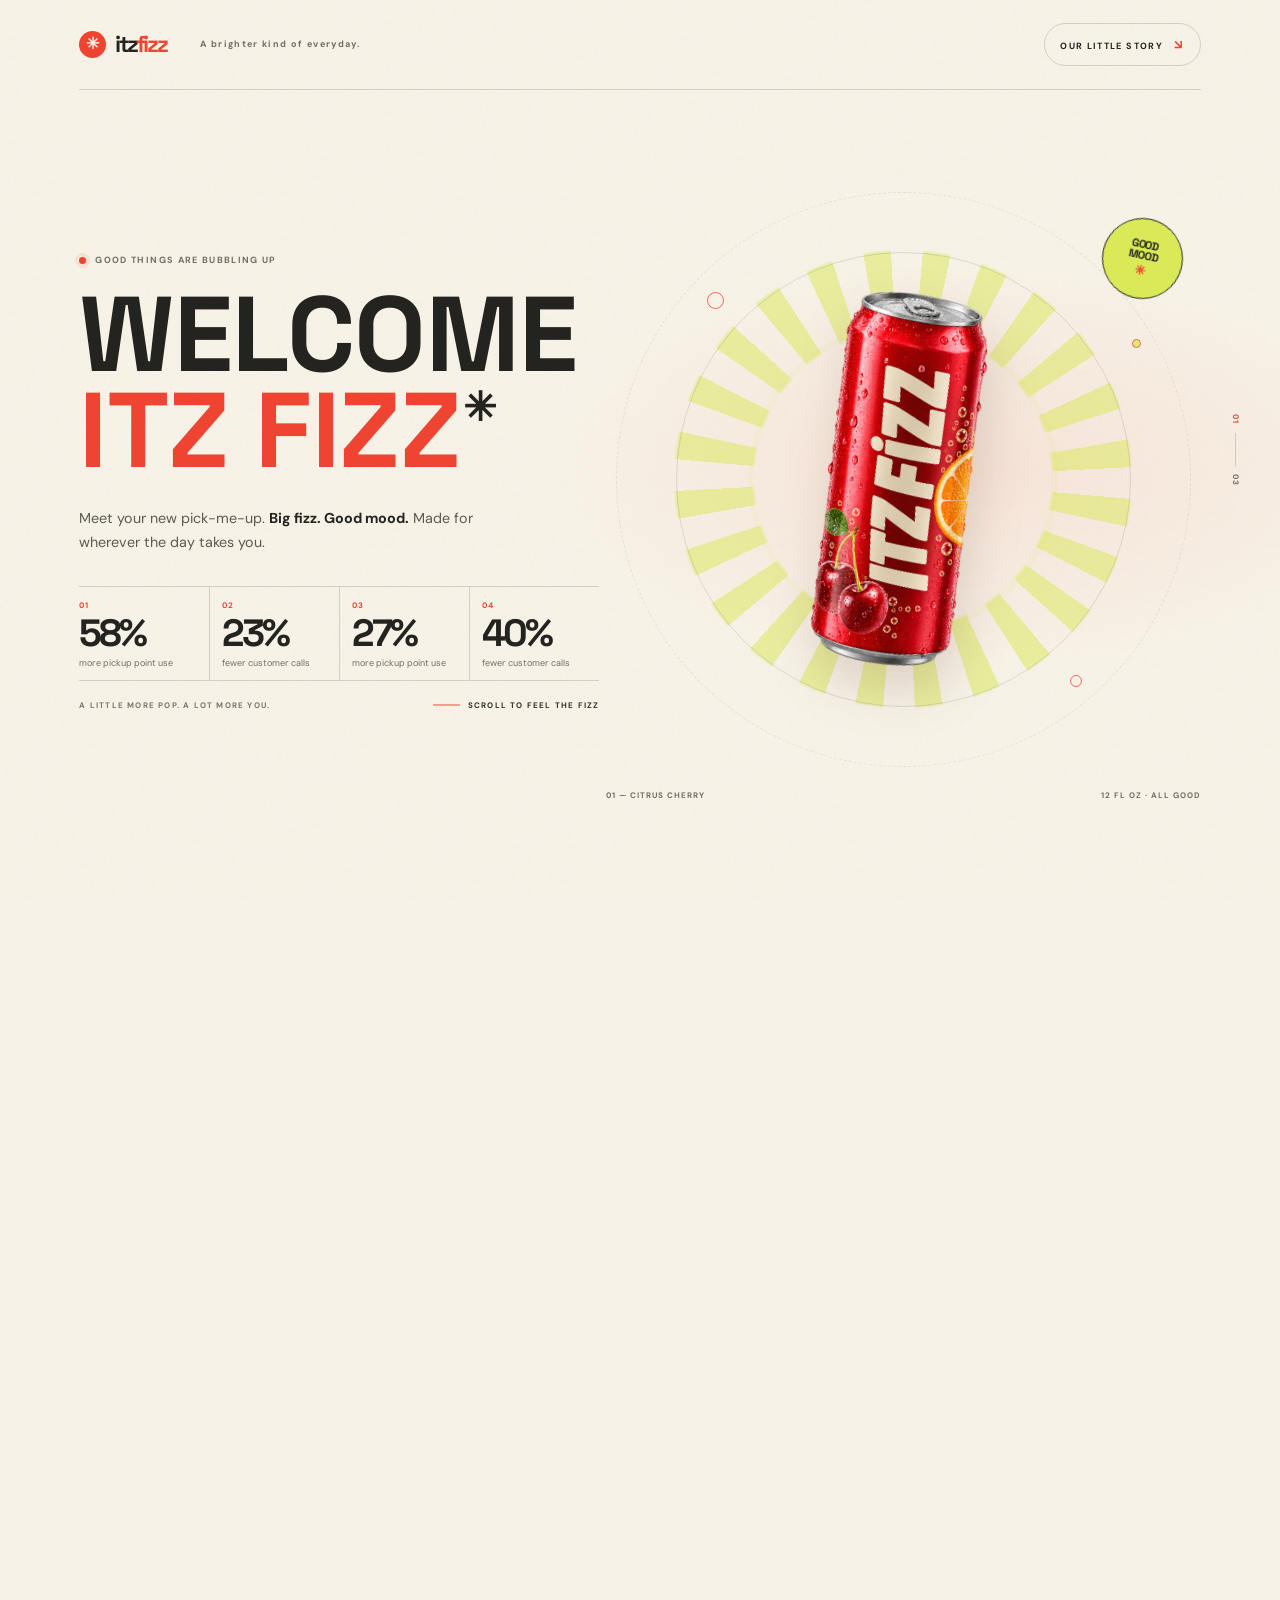
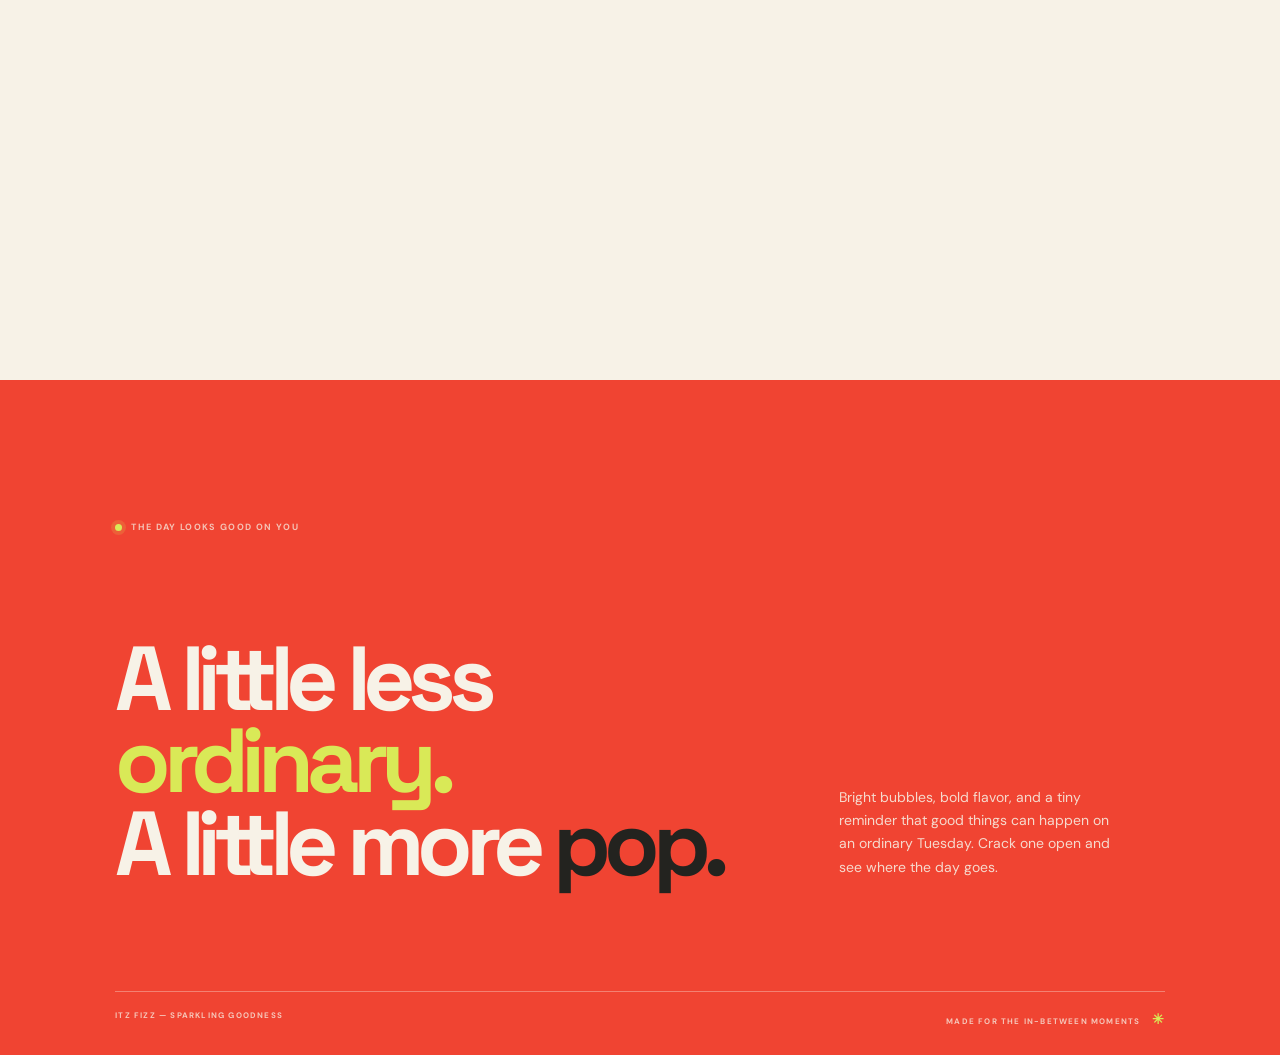
<file: index.html>
<!DOCTYPE html><!--SbP3EvoFDRp2PXCHOekfl--><html lang="en"><head><meta charSet="utf-8"/><meta name="viewport" content="width=device-width, initial-scale=1"/><link rel="preload" as="image" href="/itz-fizz-can.png" fetchPriority="high"/><link rel="stylesheet" href="/_next/static/css/4e2bdcbabe7fb3f8.css" data-precedence="next"/><link rel="preload" as="script" fetchPriority="low" href="/_next/static/chunks/webpack-8003a4f9bb822009.js"/><script src="/_next/static/chunks/b3fc3fd6-4a11c752b4dd8914.js" async=""></script><script src="/_next/static/chunks/345-07077d5db2093359.js" async=""></script><script src="/_next/static/chunks/main-app-b590830e2e926fc8.js" async=""></script><script src="/_next/static/chunks/04763798-9db7689aba60978c.js" async=""></script><script src="/_next/static/chunks/368-9420d4982aa0e9e6.js" async=""></script><script src="/_next/static/chunks/app/page-6384b0aafb9b4107.js" async=""></script><meta name="theme-color" content="#f7f2e7"/><title>Itz Fizz — A little more pop.</title><meta name="description" content="Cold fizz. Bright mood. Follow the pop with Itz Fizz."/><link rel="icon" href="/icon.svg?9b8672b2350c0f46" type="image/svg+xml" sizes="any"/><script src="/_next/static/chunks/polyfills-42372ed130431b0a.js" noModule=""></script></head><body><div hidden=""><!--$--><!--/$--></div><main><section class="hero-section" aria-labelledby="hero-title"><div class="hero-grain" aria-hidden="true"></div><header class="site-header"><a href="#top" class="wordmark" aria-label="Itz Fizz home"><span class="wordmark-spark" aria-hidden="true">✳</span><span>itz<span class="wordmark-accent">fizz</span></span></a><p class="header-note">A brighter kind of everyday.</p><a class="header-link" href="#story">OUR LITTLE STORY <span aria-hidden="true">↘</span></a></header><div class="hero-grid" id="top"><div class="hero-copy"><p class="eyebrow" data-intro="eyebrow"><span class="eyebrow-dot"></span> GOOD THINGS ARE BUBBLING UP</p><h1 id="hero-title" class="hero-title" aria-label="Welcome Itz Fizz"><span class="title-mask"><span data-intro="title">WELCOME</span></span><span class="title-mask title-second"><span data-intro="title">ITZ FIZZ<span class="title-spark">✳</span></span></span></h1><p class="hero-description" data-intro="copy">Meet your new pick-me-up. <strong>Big fizz. Good mood.</strong> Made for wherever the day takes you.</p><div class="metrics" aria-label="Itz Fizz impact statistics"><article class="metric" data-stat="true"><span class="metric-index">0<!-- -->1</span><strong class="metric-value">58%</strong><span class="metric-description">more pickup point use</span></article><article class="metric" data-stat="true"><span class="metric-index">0<!-- -->2</span><strong class="metric-value">23%</strong><span class="metric-description">fewer customer calls</span></article><article class="metric" data-stat="true"><span class="metric-index">0<!-- -->3</span><strong class="metric-value">27%</strong><span class="metric-description">more pickup point use</span></article><article class="metric" data-stat="true"><span class="metric-index">0<!-- -->4</span><strong class="metric-value">40%</strong><span class="metric-description">fewer customer calls</span></article></div><div class="hero-footer" data-intro="footer"><span class="fineprint">A LITTLE MORE POP. A LOT MORE YOU.</span><span class="scroll-note"><span class="scroll-line"></span> SCROLL TO FEEL THE FIZZ</span></div></div><div class="product-stage" aria-label="A can of Itz Fizz sparkling soda"><div class="sunburst" aria-hidden="true"></div><span class="orbit orbit-one" aria-hidden="true"></span><span class="orbit orbit-two" aria-hidden="true"></span><div class="particle-field" aria-hidden="true"><span class="fizz-particle fizz-particle-1"></span><span class="fizz-particle fizz-particle-2"></span><span class="fizz-particle fizz-particle-3"></span><span class="fizz-particle fizz-particle-4"></span><span class="fizz-particle fizz-particle-5"></span><span class="fizz-particle fizz-particle-6"></span><span class="fizz-particle fizz-particle-7"></span><span class="fizz-particle fizz-particle-8"></span><span class="fizz-particle fizz-particle-9"></span><span class="fizz-particle fizz-particle-10"></span></div><span class="bubble bubble-one" aria-hidden="true"></span><span class="bubble bubble-two" aria-hidden="true"></span><span class="bubble bubble-three" aria-hidden="true"></span><div class="can-wrap"><img class="product-can" src="/itz-fizz-can.png" alt="Cherry red Itz Fizz sparkling soda can, chilled with condensation" fetchPriority="high"/></div><div class="edition-stamp" aria-hidden="true"><span>GOOD</span><span>MOOD</span><span class="stamp-star">✳</span></div><p class="flavor-caption" aria-hidden="true"><span>01 — CITRUS CHERRY</span><span>12 FL OZ · ALL GOOD</span></p></div></div><div class="hero-index" aria-hidden="true"><span>01</span><span class="hero-index-line"></span><span>03</span></div></section><section id="story" class="story-section" aria-labelledby="story-title"><p class="eyebrow story-eyebrow"><span class="eyebrow-dot"></span> THE DAY LOOKS GOOD ON YOU</p><div class="story-content"><h2 id="story-title">A little less <span>ordinary.</span><br/>A little more <em>pop.</em></h2><p>Bright bubbles, bold flavor, and a tiny reminder that good things can happen on an ordinary Tuesday. Crack one open and see where the day goes.</p></div><div class="story-bottom"><span>ITZ FIZZ — SPARKLING GOODNESS</span><span>MADE FOR THE IN-BETWEEN MOMENTS <b>✳</b></span></div></section></main><!--$--><!--/$--><script src="/_next/static/chunks/webpack-8003a4f9bb822009.js" id="_R_" async=""></script><script>(self.__next_f=self.__next_f||[]).push([0])</script><script>self.__next_f.push([1,"1:\"$Sreact.fragment\"\n2:I[3956,[],\"\"]\n3:I[1154,[],\"\"]\n4:I[6681,[\"701\",\"static/chunks/04763798-9db7689aba60978c.js\",\"368\",\"static/chunks/368-9420d4982aa0e9e6.js\",\"974\",\"static/chunks/app/page-6384b0aafb9b4107.js\"],\"default\"]\n5:I[1425,[],\"OutletBoundary\"]\n7:I[4268,[],\"AsyncMetadataOutlet\"]\n9:I[1425,[],\"ViewportBoundary\"]\nb:I[1425,[],\"MetadataBoundary\"]\nc:\"$Sreact.suspense\"\ne:I[2288,[],\"\"]\n:HL[\"/_next/static/css/4e2bdcbabe7fb3f8.css\",\"style\"]\n"])</script><script>self.__next_f.push([1,"0:{\"P\":null,\"b\":\"SbP3EvoFDRp2PXCHOekfl\",\"p\":\"\",\"c\":[\"\",\"\"],\"i\":false,\"f\":[[[\"\",{\"children\":[\"__PAGE__\",{}]},\"$undefined\",\"$undefined\",true],[\"\",[\"$\",\"$1\",\"c\",{\"children\":[[[\"$\",\"link\",\"0\",{\"rel\":\"stylesheet\",\"href\":\"/_next/static/css/4e2bdcbabe7fb3f8.css\",\"precedence\":\"next\",\"crossOrigin\":\"$undefined\",\"nonce\":\"$undefined\"}]],[\"$\",\"html\",null,{\"lang\":\"en\",\"children\":[\"$\",\"body\",null,{\"children\":[\"$\",\"$L2\",null,{\"parallelRouterKey\":\"children\",\"error\":\"$undefined\",\"errorStyles\":\"$undefined\",\"errorScripts\":\"$undefined\",\"template\":[\"$\",\"$L3\",null,{}],\"templateStyles\":\"$undefined\",\"templateScripts\":\"$undefined\",\"notFound\":[[[\"$\",\"title\",null,{\"children\":\"404: This page could not be found.\"}],[\"$\",\"div\",null,{\"style\":{\"fontFamily\":\"system-ui,\\\"Segoe UI\\\",Roboto,Helvetica,Arial,sans-serif,\\\"Apple Color Emoji\\\",\\\"Segoe UI Emoji\\\"\",\"height\":\"100vh\",\"textAlign\":\"center\",\"display\":\"flex\",\"flexDirection\":\"column\",\"alignItems\":\"center\",\"justifyContent\":\"center\"},\"children\":[\"$\",\"div\",null,{\"children\":[[\"$\",\"style\",null,{\"dangerouslySetInnerHTML\":{\"__html\":\"body{color:#000;background:#fff;margin:0}.next-error-h1{border-right:1px solid rgba(0,0,0,.3)}@media (prefers-color-scheme:dark){body{color:#fff;background:#000}.next-error-h1{border-right:1px solid rgba(255,255,255,.3)}}\"}}],[\"$\",\"h1\",null,{\"className\":\"next-error-h1\",\"style\":{\"display\":\"inline-block\",\"margin\":\"0 20px 0 0\",\"padding\":\"0 23px 0 0\",\"fontSize\":24,\"fontWeight\":500,\"verticalAlign\":\"top\",\"lineHeight\":\"49px\"},\"children\":404}],[\"$\",\"div\",null,{\"style\":{\"display\":\"inline-block\"},\"children\":[\"$\",\"h2\",null,{\"style\":{\"fontSize\":14,\"fontWeight\":400,\"lineHeight\":\"49px\",\"margin\":0},\"children\":\"This page could not be found.\"}]}]]}]}]],[]],\"forbidden\":\"$undefined\",\"unauthorized\":\"$undefined\"}]}]}]]}],{\"children\":[\"__PAGE__\",[\"$\",\"$1\",\"c\",{\"children\":[[\"$\",\"$L4\",null,{}],null,[\"$\",\"$L5\",null,{\"children\":[\"$L6\",[\"$\",\"$L7\",null,{\"promise\":\"$@8\"}]]}]]}],{},null,false]},null,false],[\"$\",\"$1\",\"h\",{\"children\":[null,[[\"$\",\"$L9\",null,{\"children\":\"$La\"}],null],[\"$\",\"$Lb\",null,{\"children\":[\"$\",\"div\",null,{\"hidden\":true,\"children\":[\"$\",\"$c\",null,{\"fallback\":null,\"children\":\"$Ld\"}]}]}]]}],false]],\"m\":\"$undefined\",\"G\":[\"$e\",[]],\"s\":false,\"S\":true}\n"])</script><script>self.__next_f.push([1,"a:[[\"$\",\"meta\",\"0\",{\"charSet\":\"utf-8\"}],[\"$\",\"meta\",\"1\",{\"name\":\"viewport\",\"content\":\"width=device-width, initial-scale=1\"}],[\"$\",\"meta\",\"2\",{\"name\":\"theme-color\",\"content\":\"#f7f2e7\"}]]\n6:null\n"])</script><script>self.__next_f.push([1,"f:I[8052,[],\"IconMark\"]\n8:{\"metadata\":[[\"$\",\"title\",\"0\",{\"children\":\"Itz Fizz — A little more pop.\"}],[\"$\",\"meta\",\"1\",{\"name\":\"description\",\"content\":\"Cold fizz. Bright mood. Follow the pop with Itz Fizz.\"}],[\"$\",\"link\",\"2\",{\"rel\":\"icon\",\"href\":\"/icon.svg?9b8672b2350c0f46\",\"type\":\"image/svg+xml\",\"sizes\":\"any\"}],[\"$\",\"$Lf\",\"3\",{}]],\"error\":null,\"digest\":\"$undefined\"}\n"])</script><script>self.__next_f.push([1,"d:\"$8:metadata\"\n"])</script></body></html>
</file>
<file: _next/static/css/4e2bdcbabe7fb3f8.css>
/*! tailwindcss v4.3.3 | MIT License | https://tailwindcss.com */@import "https://fonts.googleapis.com/css2?family=DM+Sans:wght@400;500;600;700;800&family=Space+Grotesk:wght@400;500;600;700&display=swap";@layer properties{@supports (((-webkit-hyphens:none)) and (not (margin-trim:inline))) or ((-moz-orient:inline) and (not (color:rgb(from red r g b)))){*,::backdrop,:after,:before{--tw-rotate-x:initial;--tw-rotate-y:initial;--tw-rotate-z:initial;--tw-skew-x:initial;--tw-skew-y:initial}}}@layer theme{:host,:root{--font-sans:-apple-system,BlinkMacSystemFont,"Segoe UI",Roboto,"Helvetica Neue","Noto Sans",Arial,sans-serif,"Apple Color Emoji","Segoe UI Emoji","Segoe UI Symbol","Noto Color Emoji";--font-mono:ui-monospace,SFMono-Regular,Menlo,Monaco,Consolas,"Liberation Mono","Courier New",monospace;--default-font-family:var(--font-sans);--default-mono-font-family:var(--font-mono)}}@layer base{*,::backdrop,:after,:before{box-sizing:border-box;border:0 solid;margin:0;padding:0}::file-selector-button{box-sizing:border-box;border:0 solid;margin:0;padding:0}:host,html{-webkit-text-size-adjust:100%;tab-size:4;line-height:1.5;font-family:var(--default-font-family,-apple-system,BlinkMacSystemFont,"Segoe UI",Roboto,"Helvetica Neue","Noto Sans",Arial,sans-serif,"Apple Color Emoji","Segoe UI Emoji","Segoe UI Symbol","Noto Color Emoji");font-feature-settings:var(--default-font-feature-settings,normal);font-variation-settings:var(--default-font-variation-settings,normal);-webkit-tap-highlight-color:transparent}hr{height:0;color:inherit;border-top-width:1px}abbr:where([title]){-webkit-text-decoration:underline dotted;text-decoration:underline dotted}h1,h2,h3,h4,h5,h6{font-size:inherit;font-weight:inherit}a{color:inherit;-webkit-text-decoration:inherit;text-decoration:inherit}b,strong{font-weight:bolder}code,kbd,pre,samp{font-family:var(--default-mono-font-family,ui-monospace,SFMono-Regular,Menlo,Monaco,Consolas,"Liberation Mono","Courier New",monospace);font-feature-settings:var(--default-mono-font-feature-settings,normal);font-variation-settings:var(--default-mono-font-variation-settings,normal);font-size:1em}small{font-size:80%}sub,sup{vertical-align:baseline;font-size:75%;line-height:0;position:relative}sub{bottom:-.25em}sup{top:-.5em}table{text-indent:0;border-color:inherit;border-collapse:collapse}:-moz-focusring:where(:not(iframe)){outline:auto}progress{vertical-align:baseline}summary{display:list-item}menu,ol,ul{list-style:none}audio,canvas,embed,iframe,img,object,svg,video{vertical-align:middle;display:block}img,video{max-width:100%;height:auto}button,input,optgroup,select,textarea{font:inherit;font-feature-settings:inherit;font-variation-settings:inherit;letter-spacing:inherit;color:inherit;opacity:1;background-color:#0000;border-radius:0}::file-selector-button{font:inherit;font-feature-settings:inherit;font-variation-settings:inherit;letter-spacing:inherit;color:inherit;opacity:1;background-color:#0000;border-radius:0}:where(select:is([multiple],[size])) optgroup{font-weight:bolder}:where(select:is([multiple],[size])) optgroup option{padding-inline-start:20px}::file-selector-button{margin-inline-end:4px}::placeholder{opacity:1}@supports (not ((-webkit-appearance:-apple-pay-button))) or (contain-intrinsic-size:1px){::placeholder{color:currentColor}@supports (color:color-mix(in lab,red,red)){::placeholder{color:color-mix(in oklab,currentcolor 50%,transparent)}}}textarea{resize:vertical}::-webkit-search-decoration{-webkit-appearance:none}::-webkit-date-and-time-value{min-height:1lh;text-align:inherit}::-webkit-datetime-edit{display:inline-flex}::-webkit-datetime-edit-fields-wrapper{padding:0}::-webkit-datetime-edit,::-webkit-datetime-edit-year-field{padding-block:0}::-webkit-datetime-edit-day-field,::-webkit-datetime-edit-month-field{padding-block:0}::-webkit-datetime-edit-hour-field,::-webkit-datetime-edit-minute-field{padding-block:0}::-webkit-datetime-edit-millisecond-field,::-webkit-datetime-edit-second-field{padding-block:0}::-webkit-datetime-edit-meridiem-field{padding-block:0}::-webkit-calendar-picker-indicator{line-height:1}:-moz-ui-invalid{box-shadow:none}button,input:where([type=button],[type=reset],[type=submit]){appearance:button}::file-selector-button{appearance:button}::-webkit-inner-spin-button,::-webkit-outer-spin-button{height:auto}[hidden]:where(:not([hidden=until-found])){display:none!important}}@layer components;@layer utilities{.static{position:static}.transform{transform:var(--tw-rotate-x,) var(--tw-rotate-y,) var(--tw-rotate-z,) var(--tw-skew-x,) var(--tw-skew-y,)}.uppercase{text-transform:uppercase}}:root{--cream:#f7f2e7;--cream-dark:#efe7d6;--ink:#23231f;--red:#f04432;--red-dark:#d93424;--lime:#d9e957;--muted:#716e64;--line:#23231f2b}*{box-sizing:border-box}html{scroll-behavior:smooth}body,html{background:var(--cream)}body{color:var(--ink);margin:0;font-family:DM Sans,Arial,sans-serif}a{color:inherit;text-decoration:none}a,button{-webkit-tap-highlight-color:transparent}::selection{color:var(--ink);background:var(--lime)}.hero-section{isolation:isolate;background:radial-gradient(ellipse at 76% 52%,#f0443217,transparent 31%),var(--cream);min-height:100svh;padding:0 clamp(24px,6.2vw,98px) 30px;position:relative;overflow:hidden}.hero-grain{pointer-events:none;z-index:-1;opacity:.14;background-image:url("data:image/svg+xml,%3Csvg viewBox='0 0 180 180' xmlns='http://www.w3.org/2000/svg'%3E%3Cfilter id='n'%3E%3CfeTurbulence type='fractalNoise' baseFrequency='.88' numOctaves='3' stitchTiles='stitch'/%3E%3C/filter%3E%3Crect width='100%25' height='100%25' filter='url(%23n)' opacity='.15'/%3E%3C/svg%3E");position:absolute;inset:0}.site-header{border-bottom:1px solid var(--line);z-index:2;justify-content:space-between;align-items:center;height:90px;display:flex;position:relative}.wordmark{letter-spacing:-.1em;align-items:center;gap:9px;font:700 23px/.9 Space Grotesk,sans-serif;display:inline-flex}.wordmark-accent{color:var(--red)}.wordmark-spark{background:var(--red);width:27px;height:27px;color:var(--cream);letter-spacing:0;border-radius:50%;place-items:center;font-size:16px;display:inline-grid}.eyebrow,.fineprint,.flavor-caption,.header-link,.header-note,.hero-index,.metric-index,.scroll-note,.story-bottom{letter-spacing:.15em;font-size:9px;font-weight:700}.header-note{color:var(--muted);flex:1;margin:0 0 0 34px}.header-link{border:1px solid var(--line);border-radius:30px;padding:11px 15px;transition:background .2s,color .2s,border-color .2s}.header-link:hover{background:var(--ink);color:var(--cream);border-color:var(--ink)}.header-link span{color:var(--red);margin-left:8px;font-size:13px}.hero-grid{grid-template-columns:minmax(430px,.94fr) minmax(400px,1.06fr);align-items:center;max-width:1440px;min-height:calc(100svh - 121px);margin:0 auto;display:grid;position:relative}.hero-copy{z-index:1;padding:36px 0 30px;position:relative}.eyebrow{color:var(--muted);align-items:center;gap:9px;margin:0 0 25px;display:flex}.eyebrow-dot{background:var(--red);border-radius:50%;width:7px;height:7px;box-shadow:0 0 0 4px #f044321a}.hero-title{letter-spacing:-.005em;text-transform:uppercase;margin:0 0 21px;font-family:Space Grotesk,Arial Black,sans-serif;font-size:clamp(64px,8.3vw,122px);font-weight:700;line-height:.78}.title-mask{padding:0 .09em .13em 0;display:block;overflow:hidden}.title-mask>span{display:inline-block}.title-second{color:var(--red)}.title-spark{vertical-align:top;color:var(--ink);letter-spacing:0;margin-left:.08em;font-size:.38em;line-height:.9;display:inline-block}.hero-description{color:#5c5a51;max-width:395px;margin:0 0 32px;font-size:clamp(13px,1.12vw,15px);line-height:1.65}.hero-description strong{color:var(--ink);font-weight:700}.metrics{border-top:1px solid var(--line);border-bottom:1px solid var(--line);grid-template-columns:repeat(4,minmax(0,1fr));width:min(520px,100%);display:grid}.metric{flex-direction:column;justify-content:center;min-height:91px;padding:12px 11px 11px 0;display:flex;position:relative}.metric+.metric{border-left:1px solid var(--line);padding-left:12px}.metric-index{color:var(--red);letter-spacing:.08em;margin-bottom:4px;font-size:8px}.metric-value{letter-spacing:-.08em;font:700 clamp(25px,3vw,38px)/.98 Space Grotesk,sans-serif;transition:color .2s,transform .2s}.metric:hover .metric-value{color:var(--red);transform:translateY(-2px)}.metric-description{max-width:100px;color:var(--muted);margin-top:5px;font-size:9px;line-height:1.25}.hero-footer{justify-content:space-between;align-items:center;gap:16px;width:min(520px,100%);padding-top:18px;display:flex}.fineprint{color:var(--muted);font-size:8px}.scroll-note{white-space:nowrap;align-items:center;gap:8px;font-size:8px;display:flex}.scroll-line{background:var(--red);width:27px;height:1px}.product-stage{place-items:center;height:min(670px,100svh - 140px);min-height:480px;display:grid;position:relative}.particle-field{pointer-events:none;position:absolute;inset:2% 0;overflow:hidden}.fizz-particle{z-index:0;left:var(--particle-left);bottom:var(--particle-bottom);width:var(--particle-size);aspect-ratio:1;opacity:0;animation:fizz-rise var(--particle-duration) cubic-bezier(.18,.7,.28,1) var(--particle-delay) infinite;background:radial-gradient(circle at 35% 30%,#fffffff5,#d9e95785 48%,#f044321f);border:1px solid #f04432ad;border-radius:50%;position:absolute}.fizz-particle:nth-child(3n){background:#d9e9578c;border-color:#d9e957f2}.fizz-particle:nth-child(4n){background:0 0;border-style:dashed}.fizz-particle-1{--particle-left:13%;--particle-bottom:19%;--particle-size:10px;--particle-duration:6.4s;--particle-delay:-1.1s;--particle-rise:135px;--particle-drift:-15px}.fizz-particle-2{--particle-left:28%;--particle-bottom:15%;--particle-size:7px;--particle-duration:7.2s;--particle-delay:-3.3s;--particle-rise:115px;--particle-drift:18px}.fizz-particle-3{--particle-left:84%;--particle-bottom:25%;--particle-size:11px;--particle-duration:6s;--particle-delay:-2s;--particle-rise:160px;--particle-drift:-18px}.fizz-particle-4{--particle-left:71%;--particle-bottom:18%;--particle-size:16px;--particle-duration:8s;--particle-delay:-1.5s;--particle-rise:145px;--particle-drift:12px}.fizz-particle-5{--particle-left:9%;--particle-bottom:52%;--particle-size:6px;--particle-duration:5.8s;--particle-delay:-4s;--particle-rise:115px;--particle-drift:19px}.fizz-particle-6{--particle-left:93%;--particle-bottom:47%;--particle-size:9px;--particle-duration:7.5s;--particle-delay:-2.8s;--particle-rise:148px;--particle-drift:-20px}.fizz-particle-7{--particle-left:19%;--particle-bottom:42%;--particle-size:8px;--particle-duration:8.2s;--particle-delay:-3.6s;--particle-rise:188px;--particle-drift:10px}.fizz-particle-8{--particle-left:87%;--particle-bottom:68%;--particle-size:5px;--particle-duration:6.2s;--particle-delay:-1.9s;--particle-rise:120px;--particle-drift:-14px}.fizz-particle-9{--particle-left:40%;--particle-bottom:12%;--particle-size:7px;--particle-duration:7.8s;--particle-delay:-5s;--particle-rise:135px;--particle-drift:-18px}.fizz-particle-10{--particle-left:76%;--particle-bottom:36%;--particle-size:6px;--particle-duration:5.5s;--particle-delay:-2.4s;--particle-rise:175px;--particle-drift:16px}@keyframes fizz-rise{0%,to{opacity:0;transform:translateY(14px)scale(.68)}16%{opacity:.76}78%{opacity:.48}to{transform:translate3d(var(--particle-drift),calc(-1 * var(--particle-rise)),0) scale(1.05)}}.sunburst{aspect-ratio:1;opacity:.75;background:repeating-conic-gradient(#d9e957ad 0deg 7deg,#0000 7deg 15deg);width:min(38vw,490px);transform:rotate(-10deg);-webkit-mask:radial-gradient(circle,#0000 0 43%,#000 44% 66%,#0000 67%);mask:radial-gradient(circle,#0000 0 43%,#000 44% 66%,#0000 67%)}.sunburst,.sunburst:before{border-radius:50%;position:absolute}.sunburst:before{content:"";background:radial-gradient(circle,#d9e9575c,#d9e95700);inset:18%}.orbit{aspect-ratio:1;border:1px solid #23231f1f;border-radius:50%;width:min(36vw,455px);position:absolute}.orbit-two{border-style:dashed;border-color:#23231f17;width:min(45vw,575px)}.can-wrap{z-index:1;transform-origin:50%;will-change:transform;width:min(100%,650px)}.product-can{object-fit:contain;filter:drop-shadow(0 24px 24px #5e2d1e2b);width:100%;height:auto;display:block}.bubble{border:1.5px solid var(--red);opacity:.8;border-radius:50%;width:13px;height:13px;position:absolute}.bubble-one{width:17px;height:17px;top:22%;left:17%}.bubble-two{background:var(--lime);width:9px;height:9px;top:29%;right:10%}.bubble-three{width:12px;height:12px;bottom:19%;right:20%}.edition-stamp{z-index:2;border:1px solid var(--ink);background:var(--lime);letter-spacing:-.04em;border-radius:50%;flex-direction:column;justify-content:center;align-items:center;width:81px;height:81px;font:700 11px/.95 Space Grotesk,sans-serif;display:flex;position:absolute;top:11%;right:3%;transform:rotate(12deg)}.stamp-star{color:var(--red);margin-top:5px;font-size:13px}.flavor-caption{letter-spacing:.12em;justify-content:space-between;bottom:2%;left:0;right:0}.flavor-caption,.hero-index{color:var(--muted);font-size:8px;display:flex;position:absolute}.hero-index{writing-mode:vertical-rl;align-items:center;gap:8px;bottom:46%;right:clamp(20px,3vw,43px)}.hero-index>span:first-child{color:var(--red)}.hero-index-line{background:var(--line);width:1px;height:33px}@media (hover:hover){.wordmark-spark{transition:transform .3s cubic-bezier(.2,.8,.2,1)}.wordmark:hover .wordmark-spark{transform:rotate(42deg)scale(1.1)}.product-can{transition:filter .35s}.product-stage:hover .product-can{filter:drop-shadow(0 31px 29px #5e2d1e42)saturate(1.08)}.edition-stamp{transition:transform .38s cubic-bezier(.2,.8,.2,1),box-shadow .38s}.product-stage:hover .edition-stamp{transform:rotate(24deg)scale(1.07);box-shadow:0 12px 22px #23231f1c}}.header-link:focus-visible,.wordmark:focus-visible{outline:2px solid var(--red);outline-offset:4px}.story-section{background:var(--red);min-height:75vh;color:var(--cream);flex-direction:column;justify-content:space-between;padding:clamp(70px,11vw,150px) clamp(24px,9vw,140px) 25px;display:flex}.story-eyebrow{color:#f7f2e7b8}.story-eyebrow .eyebrow-dot{background:var(--lime);box-shadow:0 0 0 4px #d9e95729}.story-content{justify-content:space-between;align-items:flex-end;gap:40px;padding:7vh 0 10vh;display:flex}.story-content h2{letter-spacing:-.08em;margin:0;font:700 clamp(44px,7.1vw,100px)/.91 Space Grotesk,sans-serif}.story-content h2 span{color:var(--lime)}.story-content h2 em{color:var(--ink);font-style:normal}.story-content>p{color:#f7f2e7db;max-width:275px;margin:0 4vw 7px 0;font-size:14px;line-height:1.65}.story-bottom{color:#f7f2e7bf;border-top:1px solid #f7f2e759;justify-content:space-between;gap:20px;padding-top:17px;font-size:8px;display:flex}.story-bottom b{color:var(--lime);margin-left:8px;font-size:14px}@media (min-width:1500px){.hero-grid{grid-template-columns:1fr 1fr}}@media (max-width:900px){.hero-section{padding-inline:36px}.site-header{height:76px}.hero-grid{grid-template-columns:minmax(340px,.95fr) minmax(290px,1.05fr);min-height:calc(100svh - 106px)}.hero-title{font-size:clamp(60px,9.7vw,88px)}.product-stage{height:min(590px,100svh - 150px);min-height:420px}.metric+.metric{padding-left:8px}.metric{padding-right:6px}.metric-description{font-size:8px}.hero-index{right:13px}}@media (max-width:640px){.hero-section{min-height:100svh;padding:0 21px 21px}.site-header{height:68px}.wordmark{font-size:21px}.header-note{display:none}.header-link{padding:9px 11px;font-size:8px}.hero-grid{flex-direction:column;align-items:stretch;min-height:calc(100svh - 89px);display:flex}.hero-copy{padding:30px 0 0}.eyebrow{margin-bottom:17px;font-size:8px}.hero-title{margin-bottom:12px;font-size:clamp(59px,14vw,86px)}.hero-description{max-width:340px;margin-bottom:20px;font-size:12px}.metrics{grid-template-columns:repeat(4,minmax(0,1fr))}.metric{min-height:72px}.metric-value{font-size:clamp(21px,7vw,29px)}.metric-index{font-size:7px}.metric-description{max-width:77px;font-size:7px}.hero-footer{padding-top:13px}.fineprint,.scroll-note{font-size:7px}.scroll-line{width:16px}.product-stage{flex:1;height:auto;min-height:250px;max-height:390px;margin-top:-4px}.can-wrap{width:min(104%,390px)}.sunburst{width:min(70vw,350px)}.orbit{width:min(68vw,340px)}.orbit-two{width:min(83vw,415px)}.edition-stamp{width:62px;height:62px;font-size:9px;top:8%;right:2%}.flavor-caption{font-size:7px;bottom:0}.hero-index{display:none}.story-section{min-height:68svh;padding:66px 24px 20px}.story-content{padding:7vh 0 9vh;display:block}.story-content h2{font-size:clamp(48px,11vw,70px)}.story-content>p{margin:25px 0 0;font-size:13px}.story-bottom{font-size:7px}}@media (max-width:380px){.hero-section{padding-inline:16px}.hero-title{font-size:55px}.metric+.metric{padding-left:6px}.metric-description{font-size:6.5px}.scroll-note{letter-spacing:.08em}}@media (prefers-reduced-motion:reduce){html{scroll-behavior:auto}*,:after,:before{transition-duration:.01ms!important;animation-duration:.01ms!important;animation-iteration-count:1!important}.fizz-particle{opacity:.3;animation:none;transform:none}}@property --tw-rotate-x{syntax:"*";inherits:false}@property --tw-rotate-y{syntax:"*";inherits:false}@property --tw-rotate-z{syntax:"*";inherits:false}@property --tw-skew-x{syntax:"*";inherits:false}@property --tw-skew-y{syntax:"*";inherits:false}
</file>
